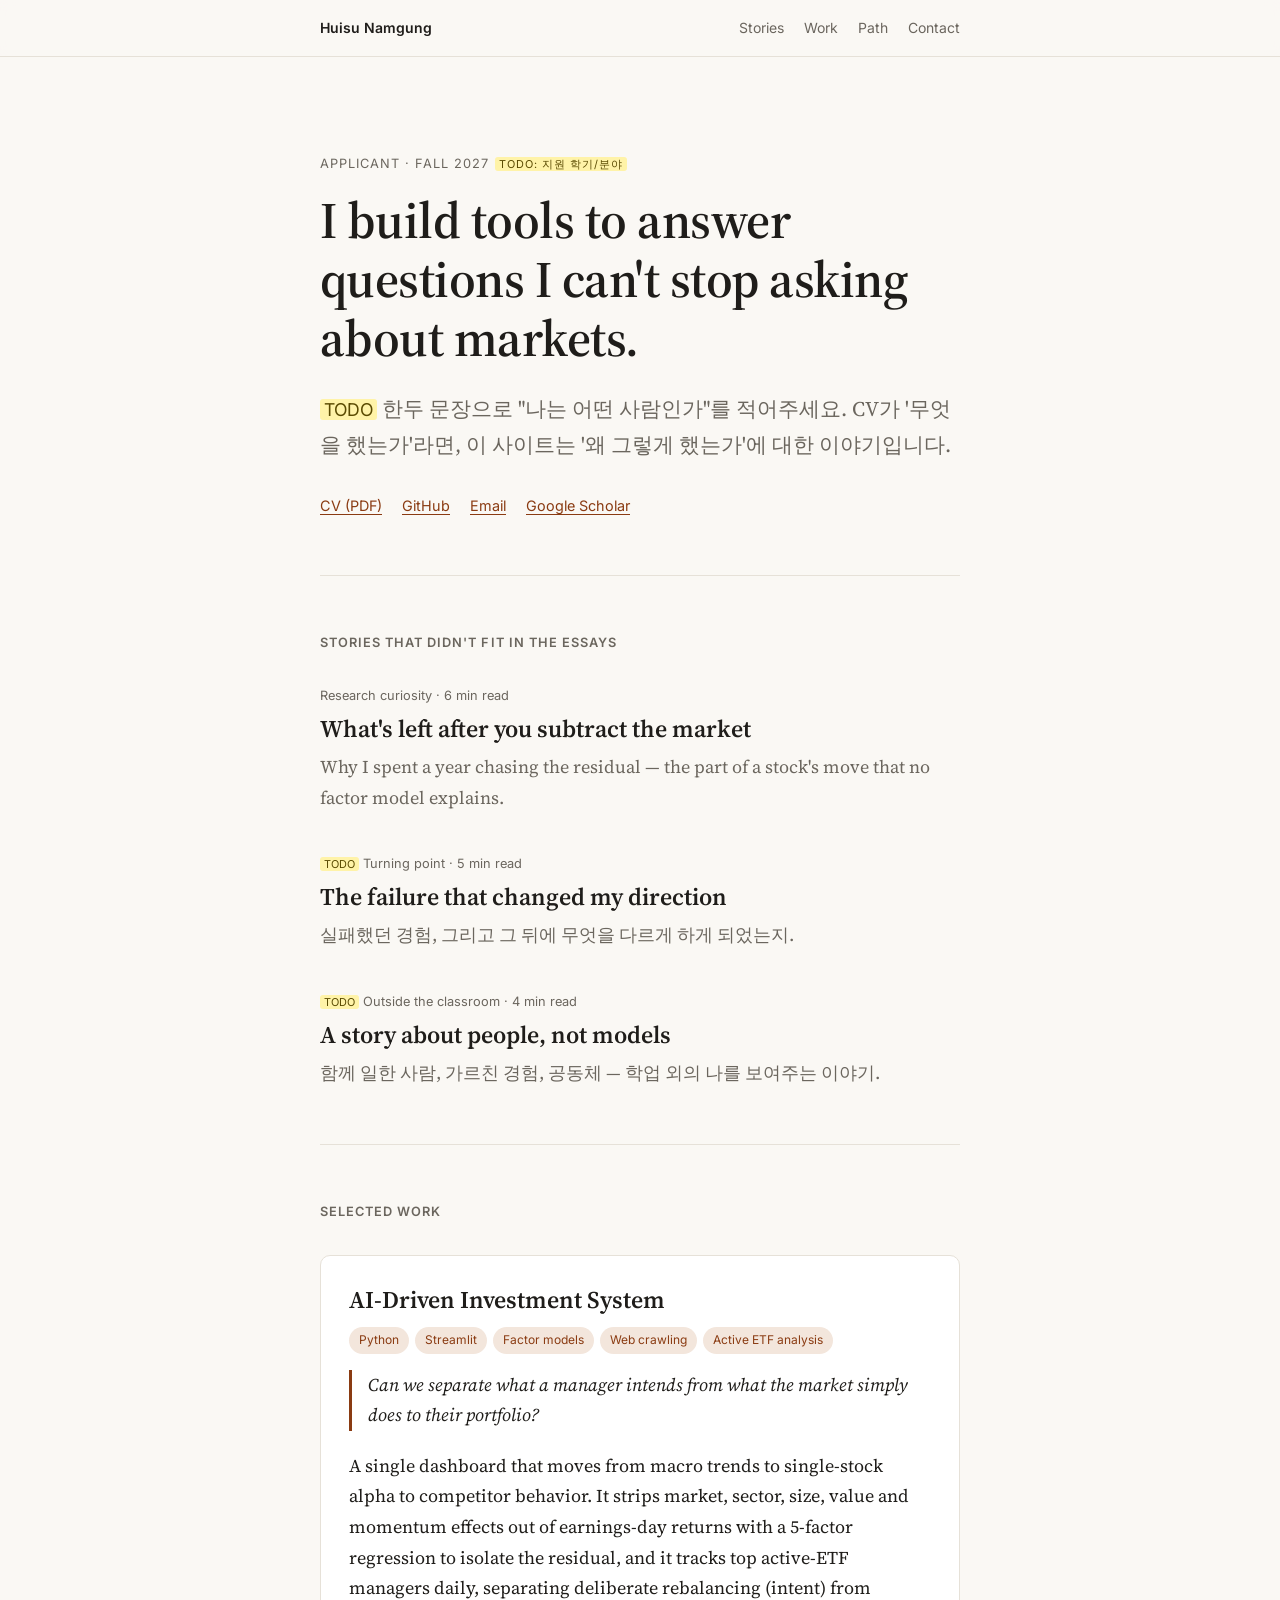
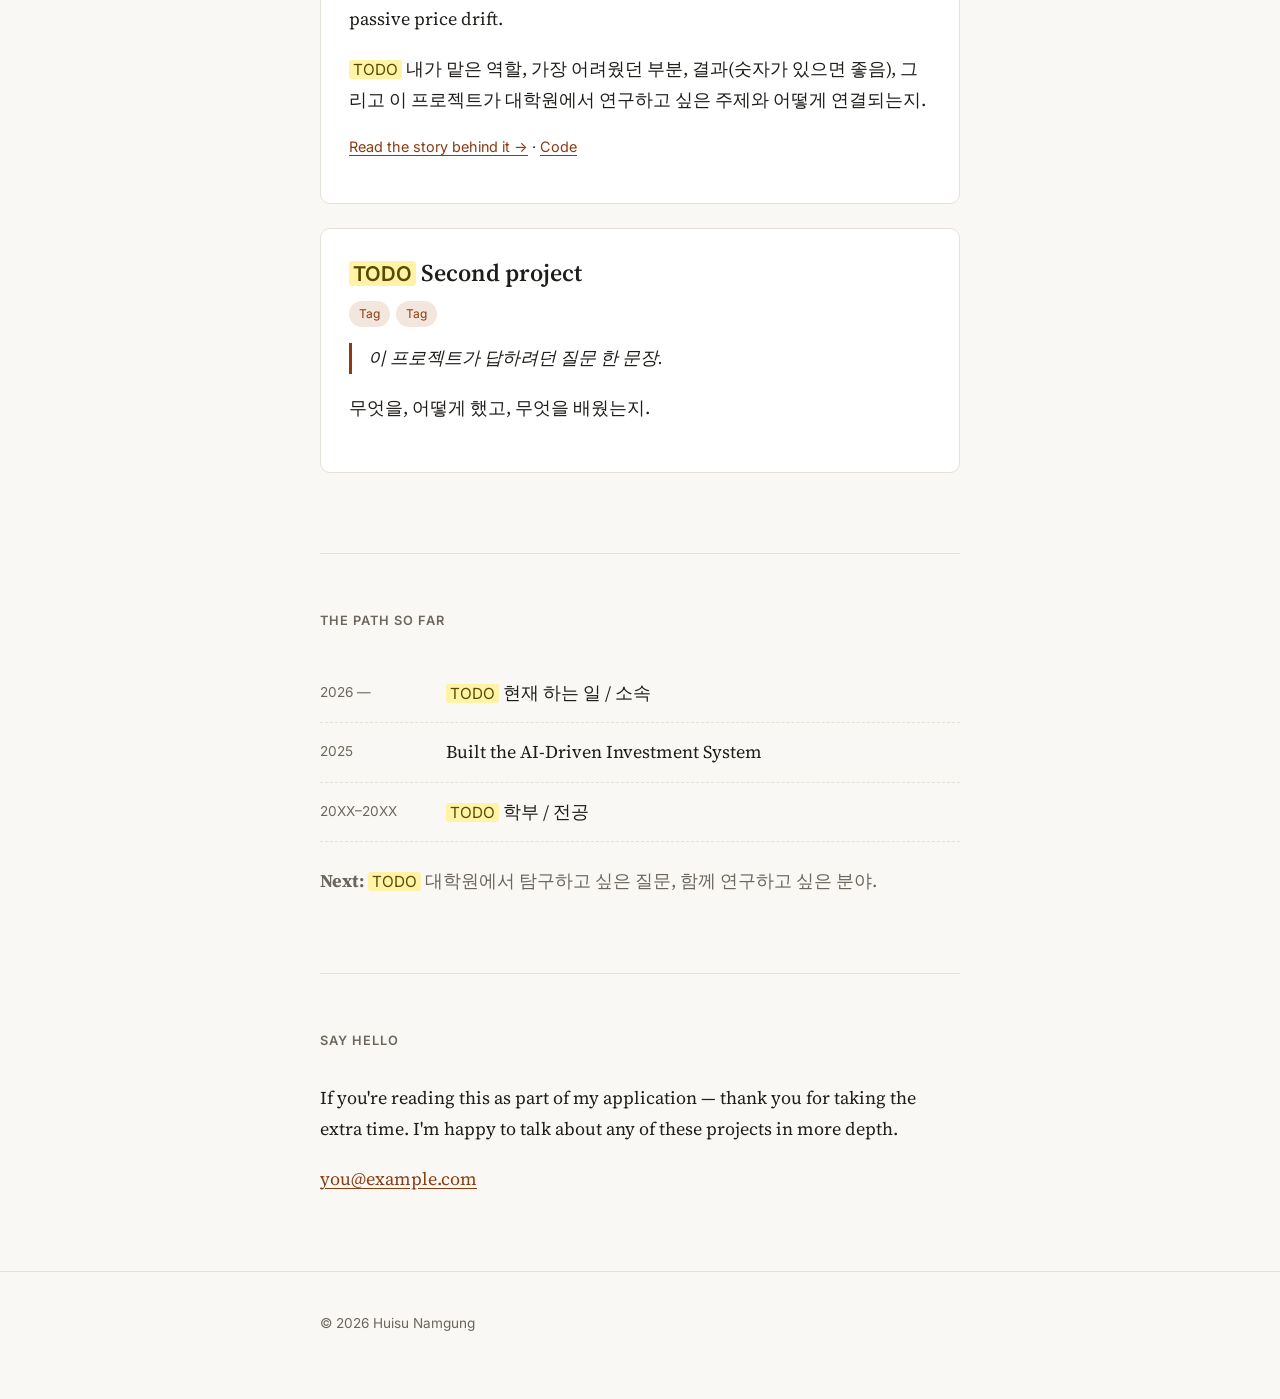
<file: docs/index.html>
<!doctype html>
<html lang="en">
<head>
  <meta charset="utf-8">
  <meta name="viewport" content="width=device-width, initial-scale=1">
  <title>Huisu Namgung</title>
  <meta name="description" content="Huisu Namgung — the stories behind the application: what I built, why I asked the questions I did, and where I want to go next.">
  <meta property="og:title" content="Huisu Namgung">
  <meta property="og:description" content="The stories that didn't fit in my SOP, PS, or CV.">
  <link rel="preconnect" href="https://fonts.googleapis.com">
  <link rel="preconnect" href="https://fonts.gstatic.com" crossorigin>
  <link href="https://fonts.googleapis.com/css2?family=Inter:wght@400;600&family=Source+Serif+4:ital,wght@0,400;0,600;1,400&display=swap" rel="stylesheet">
  <link rel="stylesheet" href="style.css">
</head>
<body>

<nav class="top">
  <div class="wrap">
    <a class="name" href="#">Huisu Namgung</a>
    <ul>
      <li><a href="#stories">Stories</a></li>
      <li><a href="#work">Work</a></li>
      <li class="hide-sm"><a href="#path">Path</a></li>
      <li><a href="#contact">Contact</a></li>
    </ul>
  </div>
</nav>

<main class="wrap">

  <header class="hero">
    <p class="eyebrow">Applicant · Fall 2027 <span class="todo">TODO: 지원 학기/분야</span></p>
    <h1>I build tools to answer questions I can't stop asking about markets.</h1>
    <p class="lede">
      <span class="todo">TODO</span> 한두 문장으로 "나는 어떤 사람인가"를 적어주세요.
      CV가 '무엇을 했는가'라면, 이 사이트는 '왜 그렇게 했는가'에 대한 이야기입니다.
    </p>
    <div class="links">
      <a href="cv.pdf">CV (PDF)</a>
      <a href="https://github.com/sou234">GitHub</a>
      <a href="mailto:you@example.com">Email</a>
      <a href="https://scholar.google.com/">Google Scholar</a>
    </div>
  </header>

  <!-- ───────── STORIES: 이 사이트의 핵심. SOP/PS/CV에 못 담은 이야기 ───────── -->
  <section id="stories">
    <h2>Stories that didn't fit in the essays</h2>
    <ul class="stories">
      <li>
        <a class="card" href="stories/residuals.html">
          <div class="meta">Research curiosity · 6 min read</div>
          <h3>What's left after you subtract the market</h3>
          <p>Why I spent a year chasing the residual — the part of a stock's move that no factor model explains.</p>
        </a>
      </li>
      <li>
        <a class="card" href="stories/_template.html">
          <div class="meta"><span class="todo">TODO</span> Turning point · 5 min read</div>
          <h3>The failure that changed my direction</h3>
          <p>실패했던 경험, 그리고 그 뒤에 무엇을 다르게 하게 되었는지.</p>
        </a>
      </li>
      <li>
        <a class="card" href="stories/_template.html">
          <div class="meta"><span class="todo">TODO</span> Outside the classroom · 4 min read</div>
          <h3>A story about people, not models</h3>
          <p>함께 일한 사람, 가르친 경험, 공동체 — 학업 외의 나를 보여주는 이야기.</p>
        </a>
      </li>
    </ul>
  </section>

  <!-- ───────── WORK ───────── -->
  <section id="work">
    <h2>Selected work</h2>

    <div class="project">
      <h3>AI-Driven Investment System</h3>
      <ul class="tags">
        <li>Python</li><li>Streamlit</li><li>Factor models</li><li>Web crawling</li><li>Active ETF analysis</li>
      </ul>
      <p class="question">Can we separate what a manager <em>intends</em> from what the market simply does to their portfolio?</p>
      <p>
        A single dashboard that moves from macro trends to single-stock alpha to competitor behavior.
        It strips market, sector, size, value and momentum effects out of earnings-day returns with a
        5-factor regression to isolate the residual, and it tracks top active-ETF managers daily,
        separating deliberate rebalancing (intent) from passive price drift.
      </p>
      <p><span class="todo">TODO</span> 내가 맡은 역할, 가장 어려웠던 부분, 결과(숫자가 있으면 좋음), 그리고 이 프로젝트가 대학원에서 연구하고 싶은 주제와 어떻게 연결되는지.</p>
      <p class="more">
        <a href="stories/residuals.html">Read the story behind it →</a> ·
        <a href="https://github.com/sou234/ver3">Code</a>
      </p>
    </div>

    <div class="project">
      <h3><span class="todo">TODO</span> Second project</h3>
      <ul class="tags"><li>Tag</li><li>Tag</li></ul>
      <p class="question">이 프로젝트가 답하려던 질문 한 문장.</p>
      <p>무엇을, 어떻게 했고, 무엇을 배웠는지.</p>
    </div>
  </section>

  <!-- ───────── PATH ───────── -->
  <section id="path">
    <h2>The path so far</h2>
    <ul class="timeline">
      <li><span class="when">2026 —</span><span><span class="todo">TODO</span> 현재 하는 일 / 소속</span></li>
      <li><span class="when">2025</span><span>Built the AI-Driven Investment System</span></li>
      <li><span class="when">20XX–20XX</span><span><span class="todo">TODO</span> 학부 / 전공</span></li>
    </ul>
    <p style="margin-top:24px;color:var(--muted)">
      <strong>Next:</strong> <span class="todo">TODO</span> 대학원에서 탐구하고 싶은 질문, 함께 연구하고 싶은 분야.
    </p>
  </section>

  <section id="contact">
    <h2>Say hello</h2>
    <p>If you're reading this as part of my application — thank you for taking the extra time.
       I'm happy to talk about any of these projects in more depth.</p>
    <p><a href="mailto:you@example.com">you@example.com</a></p>
  </section>

</main>

<footer>
  <div class="wrap">© 2026 Huisu Namgung</div>
</footer>

</body>
</html>
</file>
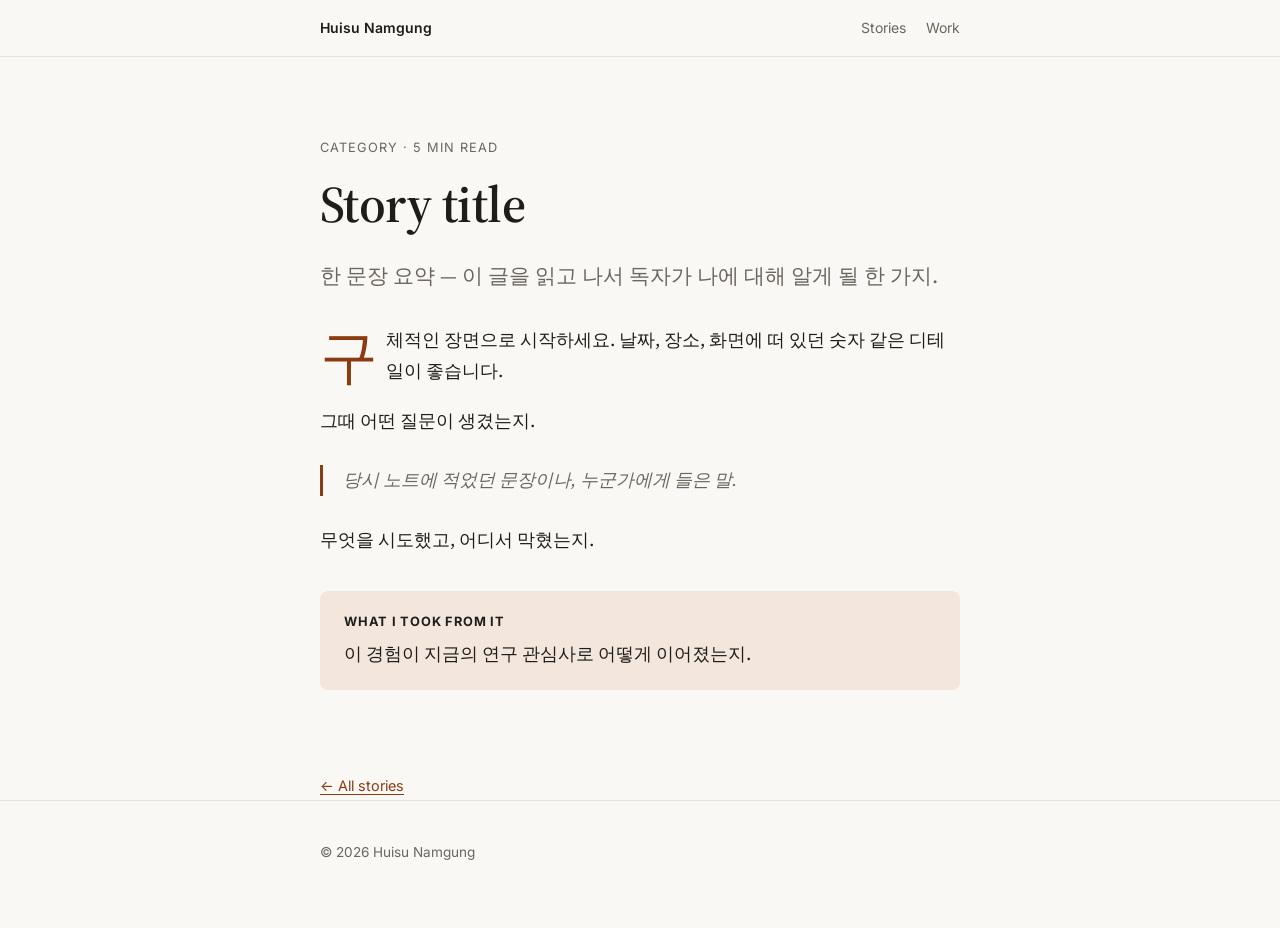
<file: docs/stories/_template.html>
<!doctype html>
<html lang="en">
<head>
  <meta charset="utf-8">
  <meta name="viewport" content="width=device-width, initial-scale=1">
  <title>Story Title — Huisu Namgung</title>
  <link rel="preconnect" href="https://fonts.googleapis.com">
  <link rel="preconnect" href="https://fonts.gstatic.com" crossorigin>
  <link href="https://fonts.googleapis.com/css2?family=Inter:wght@400;600&family=Source+Serif+4:ital,wght@0,400;0,600;1,400&display=swap" rel="stylesheet">
  <link rel="stylesheet" href="../style.css">
</head>
<body>
<nav class="top"><div class="wrap"><a class="name" href="../index.html">Huisu Namgung</a>
  <ul><li><a href="../index.html#stories">Stories</a></li><li><a href="../index.html#work">Work</a></li></ul></div></nav>

<main class="wrap">
<article>
  <header>
    <p class="eyebrow">Category · 5 min read</p>
    <h1>Story title</h1>
    <p class="lede">한 문장 요약 — 이 글을 읽고 나서 독자가 나에 대해 알게 될 한 가지.</p>
  </header>

  <div class="body">
    <!-- 추천 구조: 장면(구체적인 순간) → 질문 → 시도와 실패 → 깨달음 → 지금의 나/대학원과의 연결 -->
    <p>구체적인 장면으로 시작하세요. 날짜, 장소, 화면에 떠 있던 숫자 같은 디테일이 좋습니다.</p>
    <p>그때 어떤 질문이 생겼는지.</p>
    <blockquote>당시 노트에 적었던 문장이나, 누군가에게 들은 말.</blockquote>
    <p>무엇을 시도했고, 어디서 막혔는지.</p>
    <div class="takeaway"><strong>What I took from it</strong>이 경험이 지금의 연구 관심사로 어떻게 이어졌는지.</div>
  </div>

  <a class="back" href="../index.html#stories">← All stories</a>
</article>
</main>
<footer><div class="wrap">© 2026 Huisu Namgung</div></footer>
</body>
</html>
</file>
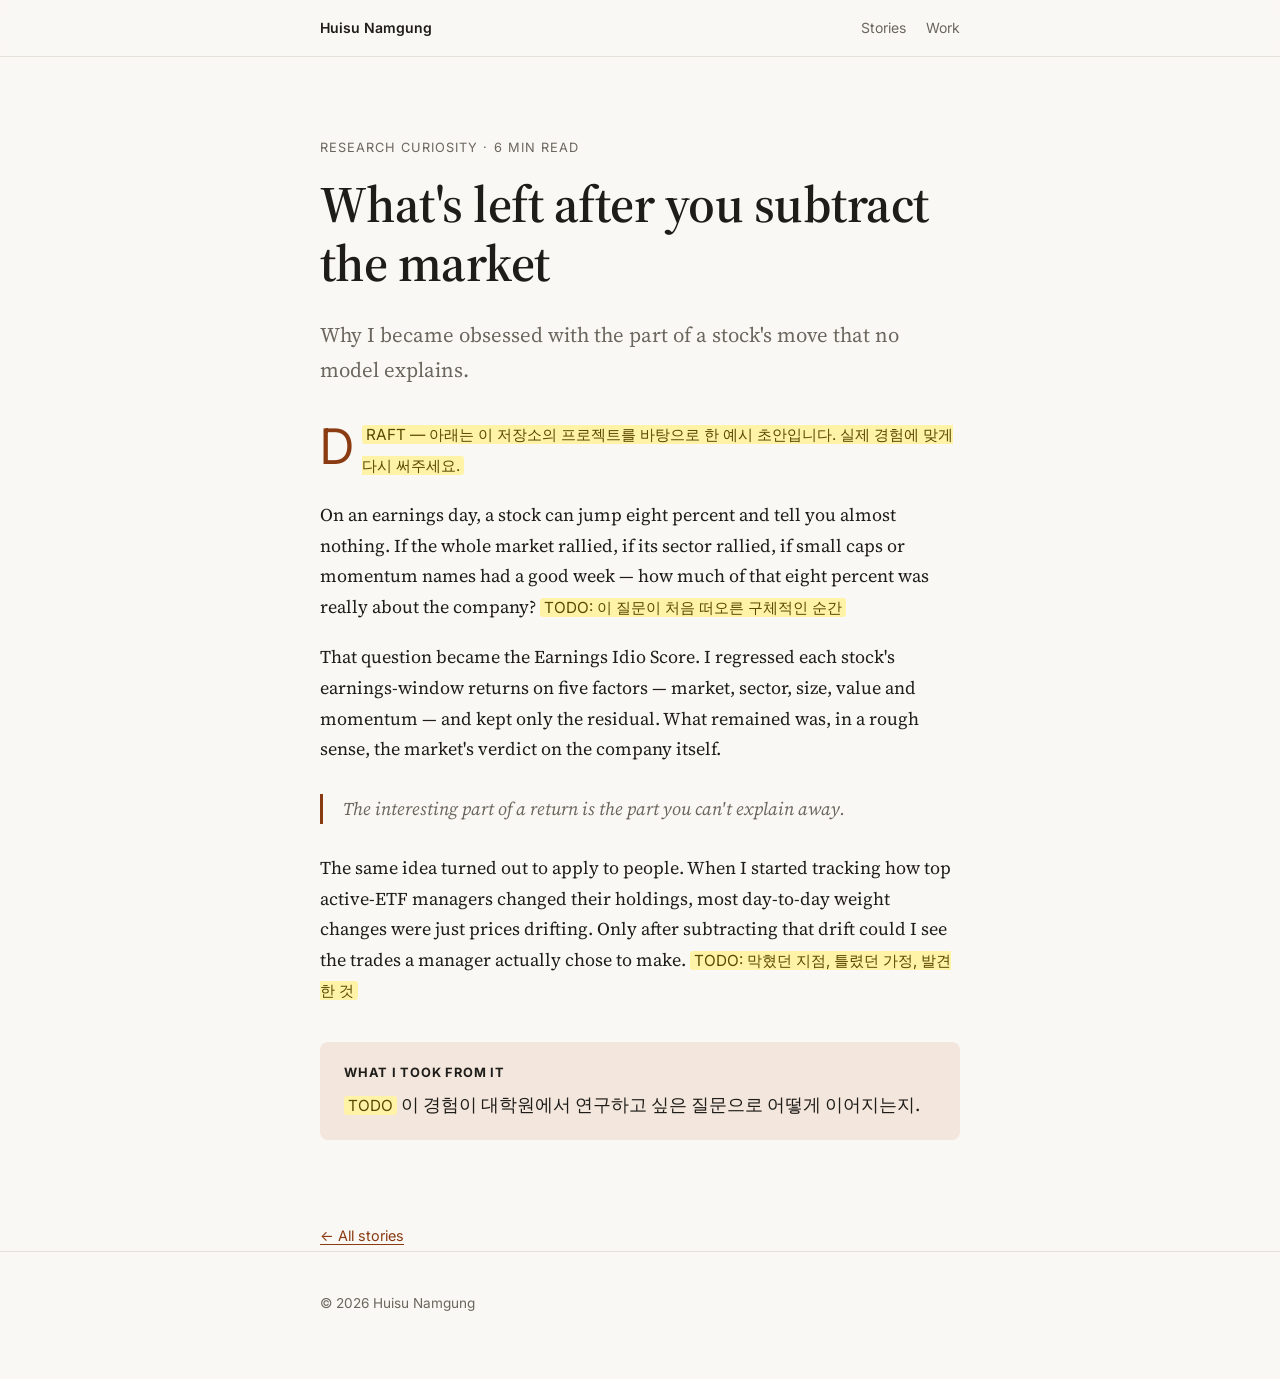
<file: docs/stories/residuals.html>
<!doctype html>
<html lang="en">
<head>
  <meta charset="utf-8">
  <meta name="viewport" content="width=device-width, initial-scale=1">
  <title>What's left after you subtract the market — Huisu Namgung</title>
  <link rel="preconnect" href="https://fonts.googleapis.com">
  <link rel="preconnect" href="https://fonts.gstatic.com" crossorigin>
  <link href="https://fonts.googleapis.com/css2?family=Inter:wght@400;600&family=Source+Serif+4:ital,wght@0,400;0,600;1,400&display=swap" rel="stylesheet">
  <link rel="stylesheet" href="../style.css">
</head>
<body>
<nav class="top"><div class="wrap"><a class="name" href="../index.html">Huisu Namgung</a>
  <ul><li><a href="../index.html#stories">Stories</a></li><li><a href="../index.html#work">Work</a></li></ul></div></nav>

<main class="wrap">
<article>
  <header>
    <p class="eyebrow">Research curiosity · 6 min read</p>
    <h1>What's left after you subtract the market</h1>
    <p class="lede">Why I became obsessed with the part of a stock's move that no model explains.</p>
  </header>

  <div class="body">
    <p><span class="todo">DRAFT — 아래는 이 저장소의 프로젝트를 바탕으로 한 예시 초안입니다. 실제 경험에 맞게 다시 써주세요.</span></p>
    <p>On an earnings day, a stock can jump eight percent and tell you almost nothing.
       If the whole market rallied, if its sector rallied, if small caps or momentum names
       had a good week — how much of that eight percent was really about the company?
       <span class="todo">TODO: 이 질문이 처음 떠오른 구체적인 순간</span></p>
    <p>That question became the Earnings Idio Score. I regressed each stock's earnings-window
       returns on five factors — market, sector, size, value and momentum — and kept only the residual.
       What remained was, in a rough sense, the market's verdict on the company itself.</p>
    <blockquote>The interesting part of a return is the part you can't explain away.</blockquote>
    <p>The same idea turned out to apply to people. When I started tracking how top active-ETF managers
       changed their holdings, most day-to-day weight changes were just prices drifting.
       Only after subtracting that drift could I see the trades a manager actually chose to make.
       <span class="todo">TODO: 막혔던 지점, 틀렸던 가정, 발견한 것</span></p>
    <div class="takeaway"><strong>What I took from it</strong>
      <span class="todo">TODO</span> 이 경험이 대학원에서 연구하고 싶은 질문으로 어떻게 이어지는지.</div>
  </div>

  <a class="back" href="../index.html#stories">← All stories</a>
</article>
</main>
<footer><div class="wrap">© 2026 Huisu Namgung</div></footer>
</body>
</html>
</file>
<file: docs/style.css>
:root {
  --bg: #faf8f4;
  --surface: #ffffff;
  --text: #1f1d1a;
  --muted: #6b665e;
  --line: #e6e1d8;
  --accent: #8a3b12;
  --accent-soft: #f3e6dc;
  --serif: "Source Serif 4", Georgia, "Times New Roman", serif;
  --sans: "Inter", -apple-system, BlinkMacSystemFont, "Segoe UI", "Apple SD Gothic Neo", "Noto Sans KR", sans-serif;
  --measure: 680px;
}
@media (prefers-color-scheme: dark) {
  :root {
    --bg: #16150f;
    --surface: #1e1c17;
    --text: #ece7de;
    --muted: #a39d92;
    --line: #34302a;
    --accent: #e0a27a;
    --accent-soft: #2c231c;
  }
}

* { box-sizing: border-box; }
html { scroll-behavior: smooth; }
body {
  margin: 0;
  background: var(--bg);
  color: var(--text);
  font-family: var(--serif);
  font-size: 1.125rem;
  line-height: 1.7;
  -webkit-font-smoothing: antialiased;
}
a { color: var(--accent); text-underline-offset: 3px; }
a:hover { text-decoration-thickness: 2px; }

.wrap { max-width: var(--measure); margin: 0 auto; padding: 0 20px; }

/* Nav */
nav.top {
  position: sticky; top: 0; z-index: 10;
  background: color-mix(in srgb, var(--bg) 88%, transparent);
  backdrop-filter: blur(8px);
  border-bottom: 1px solid var(--line);
  font-family: var(--sans);
  font-size: 0.875rem;
}
nav.top .wrap { display: flex; justify-content: space-between; align-items: center; height: 56px; }
nav.top .name { font-weight: 600; color: var(--text); text-decoration: none; }
nav.top ul { list-style: none; display: flex; gap: 20px; margin: 0; padding: 0; }
nav.top ul a { color: var(--muted); text-decoration: none; }
nav.top ul a:hover { color: var(--text); }

/* Hero */
header.hero { padding: 96px 0 56px; }
.eyebrow {
  font-family: var(--sans); font-size: 0.8rem; letter-spacing: 0.08em;
  text-transform: uppercase; color: var(--muted); margin: 0 0 16px;
}
h1 { font-size: clamp(2.2rem, 6vw, 3.2rem); line-height: 1.15; margin: 0 0 24px; font-weight: 600; letter-spacing: -0.01em; }
.lede { font-size: 1.3rem; color: var(--muted); margin: 0; }
.hero .links { margin-top: 32px; font-family: var(--sans); font-size: 0.9rem; display: flex; flex-wrap: wrap; gap: 8px 20px; }

/* Sections */
section { padding: 56px 0; border-top: 1px solid var(--line); }
h2 {
  font-family: var(--sans); font-size: 0.8rem; letter-spacing: 0.08em;
  text-transform: uppercase; color: var(--muted); font-weight: 600; margin: 0 0 32px;
}
h3 { font-size: 1.5rem; line-height: 1.3; margin: 0 0 8px; font-weight: 600; }
p { margin: 0 0 1.1em; }

/* Story list */
.stories { list-style: none; margin: 0; padding: 0; display: grid; gap: 40px; }
.stories a.card { display: block; text-decoration: none; color: inherit; }
.stories a.card:hover h3 { color: var(--accent); }
.stories .meta { font-family: var(--sans); font-size: 0.8rem; color: var(--muted); margin-bottom: 6px; }
.stories p { color: var(--muted); margin: 0; }

/* Projects */
.project { background: var(--surface); border: 1px solid var(--line); border-radius: 10px; padding: 28px; margin-bottom: 24px; }
.project .tags { display: flex; flex-wrap: wrap; gap: 6px; margin: 12px 0 16px; padding: 0; list-style: none; }
.project .tags li { font-family: var(--sans); font-size: 0.75rem; background: var(--accent-soft); color: var(--accent); padding: 3px 10px; border-radius: 999px; }
.project .question { border-left: 3px solid var(--accent); padding-left: 16px; font-style: italic; }
.project .more { font-family: var(--sans); font-size: 0.9rem; }

/* Timeline */
.timeline { list-style: none; margin: 0; padding: 0; }
.timeline li { display: grid; grid-template-columns: 110px 1fr; gap: 16px; padding: 14px 0; border-bottom: 1px dashed var(--line); }
.timeline .when { font-family: var(--sans); font-size: 0.85rem; color: var(--muted); padding-top: 3px; }

/* Article page */
article header { padding: 80px 0 32px; }
article .body p:first-of-type::first-letter { font-size: 3.2em; float: left; line-height: 0.9; padding: 6px 8px 0 0; color: var(--accent); }
article blockquote { margin: 1.6em 0; padding-left: 20px; border-left: 3px solid var(--accent); color: var(--muted); font-style: italic; }
article figure { margin: 2em 0; }
article figure img { width: 100%; border-radius: 8px; }
article figcaption { font-family: var(--sans); font-size: 0.8rem; color: var(--muted); margin-top: 8px; }
.takeaway { background: var(--accent-soft); border-radius: 8px; padding: 20px 24px; margin: 2em 0; }
.takeaway strong { font-family: var(--sans); font-size: 0.8rem; letter-spacing: 0.06em; text-transform: uppercase; display: block; margin-bottom: 6px; }
.back { font-family: var(--sans); font-size: 0.9rem; display: inline-block; margin: 48px 0 0; }

/* Placeholder marker — remove once real content is in */
.todo { background: #fff3a8; color: #5a4a00; padding: 0 4px; border-radius: 3px; font-family: var(--sans); font-size: 0.85em; }

footer { border-top: 1px solid var(--line); padding: 40px 0 64px; font-family: var(--sans); font-size: 0.85rem; color: var(--muted); }

@media (max-width: 560px) {
  body { font-size: 1.05rem; }
  nav.top ul { gap: 14px; }
  nav.top ul li.hide-sm { display: none; }
  header.hero { padding: 64px 0 40px; }
  .timeline li { grid-template-columns: 1fr; gap: 2px; }
  .project { padding: 20px; }
}
</file>
